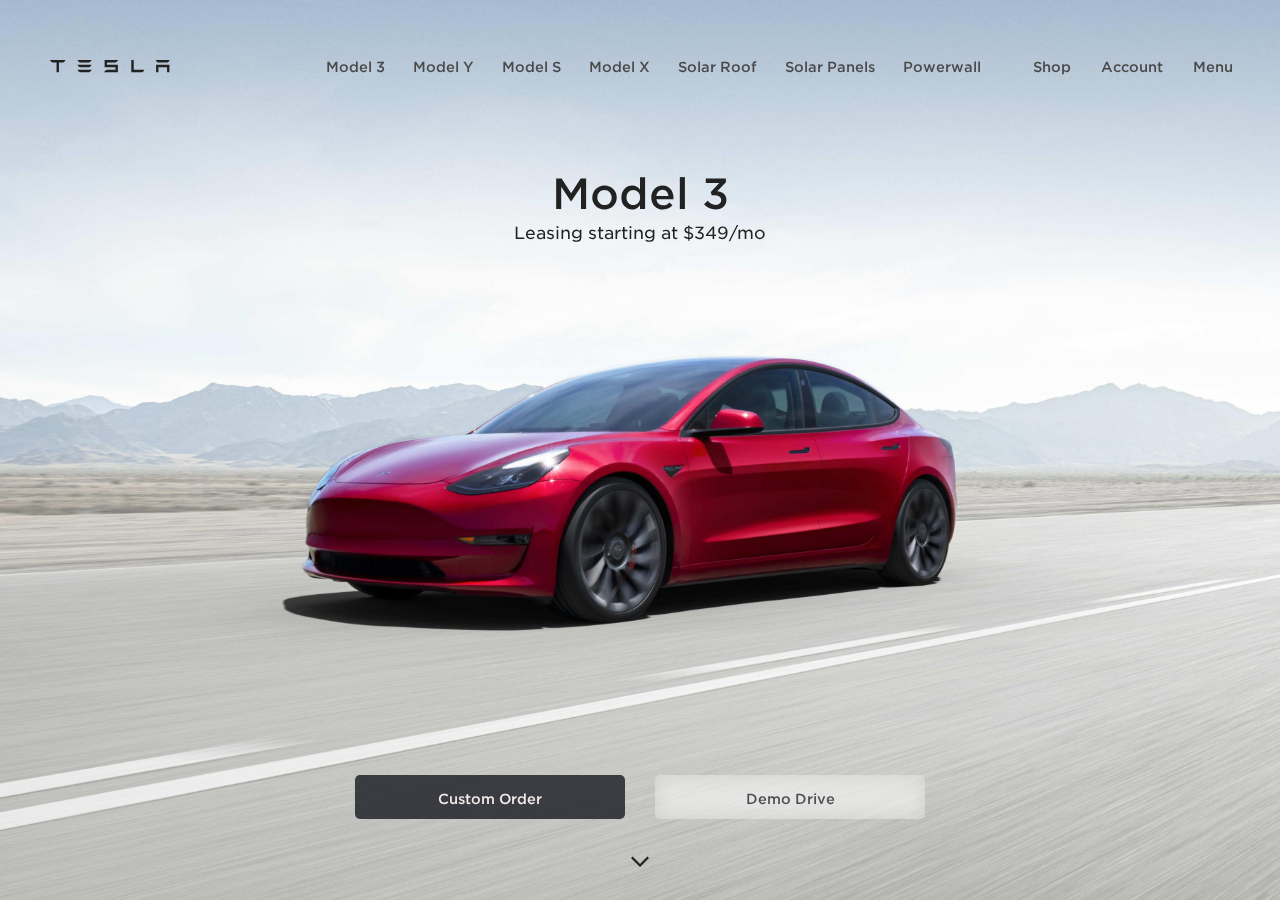
<file: index.html>
<!DOCTYPE html>
<html lang="en">
<head>
    <meta charset="UTF-8">
    <meta http-equiv="X-UA-Compatible" content="IE=edge">
    <meta name="viewport" content="width=device-width, initial-scale=1.0">
    <title>Electric Cars, Solar & Clean Energy | Tesla</title>
    <link rel="shortcut icon" href="favicon.ico" type="image/x-icon">
    <link rel="stylesheet" href="style.css">
    <link rel="stylesheet" href="https://fonts.googleapis.com/css2?family=Material+Symbols+Outlined:opsz,wght,FILL,GRAD@48,400,0,0" />
    <link rel="stylesheet" href="https://fonts.googleapis.com/css2?family=Material+Symbols+Rounded:opsz,wght,FILL,GRAD@48,400,0,0" />
    <!-- Favicon -->
    <meta name="theme-color" content="#000000"/>
    <link rel="apple-touch-icon" sizes="57x57" href="assets/favicons/apple-touch-icon-57x57.png">
    <link rel="apple-touch-icon" sizes="60x60" href="assets/favicons/apple-touch-icon-60x60.png">
    <link rel="apple-touch-icon" sizes="72x72" href="assets/favicons/apple-touch-icon-72x72.png">
    <link rel="apple-touch-icon" sizes="76x76" href="assets/favicons/apple-touch-icon-76x76.png">
    <link rel="apple-touch-icon" sizes="114x114" href="assets/favicons/apple-touch-icon-114x114.png">
    <link rel="apple-touch-icon" sizes="120x120" href="assets/favicons/apple-touch-icon-120x120.png">
    <link rel="apple-touch-icon" sizes="144x144" href="assets/favicons/apple-touch-icon-144x144.png">
    <link rel="apple-touch-icon" sizes="152x152" href="assets/favicons/apple-touch-icon-152x152.png">
    <link rel="icon" type="image/png" sizes="196x196" href="assets/favicons/favicon-196x196.png">
    <link rel="icon" type="image/png" sizes="160x160" href="assets/favicons/favicon-160x160.png">
    <link rel="icon" type="image/png" sizes="96x96" href="assets/favicons/favicon-96x96.png">
    <link rel="icon" type="image/png" sizes="16x16" href="assets/favicons/favicon-16x16.png">
    <link rel="icon" type="image/png" sizes="32x32" href="assets/favicons/favicon-32x32.png">
    <link rel="icon" type="image/x-icon" href="assets/favicons/favicon.ico"> 
    <style>
        .material-symbols-outlined {
          font-variation-settings:
          'FILL' 0,
          'wght' 400,
          'GRAD' 0,
          'opsz' 48
        }
    </style>
</head>
<body>
    <div class="container-outer">
        <div class="container">
            <nav>
                <div class="nav-container">
                    <div class="logo-section">
                        <!-- #171a20 -->
                        <div class="logo-container">
                            <svg class="logo" viewBox="0 0 342 35" xmlns="http://www.w3.org/2000/svg"><path d="M0 .1a9.7 9.7 0 0 0 7 7h11l.5.1v27.6h6.8V7.3L26 7h11a9.8 9.8 0 0 0 7-7H0zm238.6 0h-6.8v34.8H263a9.7 9.7 0 0 0 6-6.8h-30.3V0zm-52.3 6.8c3.6-1 6.6-3.8 7.4-6.9l-38.1.1v20.6h31.1v7.2h-24.4a13.6 13.6 0 0 0-8.7 7h39.9v-21h-31.2v-7h24zm116.2 28h6.7v-14h24.6v14h6.7v-21h-38zM85.3 7h26a9.6 9.6 0 0 0 7.1-7H78.3a9.6 9.6 0 0 0 7 7zm0 13.8h26a9.6 9.6 0 0 0 7.1-7H78.3a9.6 9.6 0 0 0 7 7zm0 14.1h26a9.6 9.6 0 0 0 7.1-7H78.3a9.6 9.6 0 0 0 7 7zM308.5 7h26a9.6 9.6 0 0 0 7-7h-40a9.6 9.6 0 0 0 7 7z" fill="currentColor"></path></svg>
                        </div>
                        
                        <a class="skip-navigation" href="#main-content">
                            <p>Skip to main content</p>
                        </a>
                        
                    </div>
                    <div class="menu">
                        <div class="hover-effect"></div>
                        <div class="model-container">
                            <div class="model-ul-container">
                                <ul class="animateHover model-ul">
                                    <li title="Model S" class="li-model"><a href="#">Model 3</a></li>
                                    <li title="Model 3" class="li-model"><a href="#">Model Y</a></li>
                                    <li title="Model X" class="li-model"><a href="#">Model S</a></li>
                                    <li title="Model Y" class="li-model"><a href="#">Model X</a></li>
                                    <li title="Solar Roof" class="li-model"><a href="#">Solar Roof</a></li>
                                    <li title="Solar Panel" class="li-model"><a href="#">Solar Panels</a></li>
                                    <li title="Powerwall" class="li-model"><a href="#">Powerwall</a></li>
                                </ul>
                            </div>
                        </div>
                        <div class="menu-left">
                            <ul class="animateHover menu-left-ul">
                                <li class="menu-left-li"><a href="#">Shop</a></li>
                                <li class="menu-left-li"><a href="#">Account</a></li>
                                <li class="menu-left-li"><a href="#">Menu</a></li>
                            </ul>
        
                            <div class="hamburger-overlay"></div>
                            <div class="hamburger-container">
                                <div class="hamburger">
                                    <div class="sidebar">
                                        <div class="sidebar-close-container">
                                            <div class="sidebar-close">
                                                <span class="sidebar-icon material-symbols-rounded">close</span>
                                            </div>
                                        </div>
                                        <ul class="sidebar-ul">
                                            <li class="hide sidebar-li"><a href="#">Model 3</a></li>
                                            <li class="hide sidebar-li"><a href="#">Model Y</a></li>
                                            <li class="hide sidebar-li"><a href="#">Model S</a></li>
                                            <li class="hide sidebar-li"><a href="#">Model X</a></li>
                                            <li class="hide sidebar-li"><a href="#">Solar Panels</a></li>
                                            <li class="hide sidebar-li"><a href="#">Solar Roof</a></li>
                                            <li class="hide sidebar-li"><a href="#">Powerwall</a></li>
                                            <li class="sidebar-li"><a href="#">Exsiting Inventory</a></li>
                                            <li class="sidebar-li"><a href="#">Used Inventory</a></li>
                                            <li class="sidebar-li"><a href="#">Trade-In</a></li>
                                            <li class="sidebar-li"><a href="#">Demo Drive</a></li>
                                            <li class="sidebar-li"><a href="#">Insurance</a></li>
                                            <li class="sidebar-li"><a href="#">Cybertruck</a></li>
                                            <li class="sidebar-li"><a href="#">Roadster</a></li>
                                            <li class="sidebar-li"><a href="#">Semi</a></li>
                                            <li class="sidebar-li"><a href="#">Charging</a></li>
                                            <li class="sidebar-li"><a href="#">Commercial Energy</a></li>
                                            <li class="sidebar-li"><a href="#">Utilities</a></li>
                                            <li class="sidebar-li"><a href="#">Find Us</a></li>
                                            <li class="sidebar-li"><a href="#">Support</a></li>
                                            <li class="sidebar-li"><a href="#">Investor Relations</a></li>
                                            <li class="sidebar-li"><a href="#">Shop</a></li>
                                            <li class="sidebar-li"><a href="#">Account</a></li>
                                            <li class="sidebar-li more-symbol">
                                                <a href="#">
                                                    <p>More</p>
                                                    <span class="sidebar-more-symbol material-symbols-rounded">chevron_right</span>
                                                </a>
                                            </li>
                                            <li class="sidebar-li">
                                                <a href="#">
                                                    <div class="globe">
                                                        <span class="material-symbols-rounded">language</span>
                                                    </div>
                                                    <div class="sidebar-nation">
                                                        <p>United States</p>
                                                        <p class="hover">English</p>
                                                    </div>
                                                </a>
                                            </li>
                                        </ul>
                                    </div>
                                </div>
                            </div>
                        </div>
                    </div>
                </div>
            </nav>
    
            <main>
                <div class="main-container">
                    <div class="header-model">
                        <div class="model-name">
                            <h1 class="model-h1 active">Model 3</h1>
                            <h1 class="model-h1">Model Y</h1>
                            <h1 class="model-h1">Model S</h1>
                            <h1 class="model-h1">Model X</h1>
                            <h1 class="model-h1">Solar Panels</h1>
                            <h1 class="model-h1">Solar Roof</h1>
                            <h1 class="model-h1">Accessories</h1>
                        </div>
                        <div class="model-explain">
                            <p class="model-p active">Leasing starting at $349/mo</p>
                            <p class="model-p "></p>
                            <p class="mini-font model-p underline">Schedule a Demo Drive</p>
                            <p class="mini-font model-p underline">Schedule a Demo Drive</p>
                            <p class="mini-font model-p">Lowest Cost Solar Panels in America</p>
                            <p class="mini-font model-p">Produce Clean Energy From Your Roof</p>
                            <p class="model-p "></p>
                        </div>
                    </div>
                    <div class="button-cta">
                        <div class="button-left button-top">
                            <a href="#">
                                <p class="active">Custom Order</p>
                                <p class="">Custom Order</p>
                                <p class="">Custom Order</p>
                                <p class="">Custom Order</p>
                                <p class="">Order Now</p>
                                <p class="">Order Now</p>
                                <p class="">Shop Now</p>
                            </a>
                        </div>
                        <div class="button-right button-top">
                            <a href="#">
                                <p class="active">Demo Drive</p>
                                <p class="">Demo Drive</p>
                                <p class="">View Inventory</p>
                                <p class="">View Inventory</p>
                                <p class="">Learn More</p>
                                <p class="">Learn More</p>
                                <p class="" style="display: none;"></p>
                            </a>
                        </div>
                        <footer>
                            <div class="footer-container">
                                <ul class="footer-ul">
                                    <li class="footer-li">
                                        <a href="#">Tesla &copy; <span></span></a>
                                    </li>
                                    <li class="footer-li">
                                        <a href="#">Privacy & Legal</a>
                                    </li>
                                    <li class="footer-li">
                                        <a href="#">Vechile Recalls</a>
                                    </li>
                                    <li class="footer-li">
                                        <a href="#">Contact</a>
                                    </li>
                                    <li class="footer-li">
                                        <a href="#">Careers</a>
                                    </li>
                                    <li class="footer-li">
                                        <a href="#">News</a>
                                    </li>
                                    <li class="footer-li">
                                        <a href="#">Engage</a>
                                    </li>
                                    <li class="footer-li">
                                        <a href="#">Locations</a>
                                    </li>
                                </ul>
                            </div>
                        </footer>
                        <div class="button-expand">
                            <div class="button-wrapper">
                                <span class="button-symbol material-symbols-outlined">expand_more</span>
                            </div>
                        </div>
                    </div>
                </div>

            </main>
            
        </div>
        <div class="image image-container">
            <div class="images image-1">
                <img class="active-1" src="assets/image/Model 3.jpg" alt="Tesla Car Model 3">
                <img class="active-2" src="assets/image/Mini/Model 3.jpg" alt="Tesla Car Model 3">
                
            </div>
    
            <div class="images image-2">
                <img class="active-1" src="assets/image/Model Y.jpg" alt="Tesla Car Model Y">
                <img class="active-2" src="assets/image/Mini/Model Y.jpg" alt="Tesla Car Model Y">
                
            </div>
    
            <div class="images image-3">
                <img class="active-1" src="assets/image/Model s.jpg" alt="Tesla Car Model S">
                <img class="active-2" src="assets/image/Mini/Model s.jpg" alt="Tesla Car Model S">
                
            </div>
    
            <div class="images image-4">
                <img class="active-1" src="assets/image/Model X.jpg" alt="Tesla Car Model X">
                <img class="active-2" src="assets/image/Mini/Model X.jpg" alt="Tesla Car Model X">
                
            </div>
    
            <div class="images image-5">
                <img class="active-1" src="assets/image/Solar_Panel_D.jpg" alt="Solar Panels">
                <img class="active-2" src="assets/image/Mini/Solar_Panel_D.jpg" alt="Solar Panels">
                
            </div>
    
            <div class="images image-6">
                <img class="active-1" src="assets/image/Homepage-SolarRoof-Desktop-Global.jpg" alt="Solar Roof">
                <img class="active-2" src="assets/image/Mini/Homepage-SolarRoof-Desktop-Global.jpg" alt="Solar Roof">
                
            </div>
    
            <div class="images image-7">
                <img class="active-1" src="assets/image/accessories.jpg" alt="Accessories">
                <img class="active-2" src="assets/image/Mini/accessories.jpg" alt="Accessories">
                
            </div>

        </div>
        
    </div>

    <script src="script.js" ></script>
</body>
</html>
</file>
<file: style.css>
/* Setup */
*{
    padding: 0;
    margin: 0;
    box-sizing: border-box;
    list-style: none;
    text-decoration: none;
    color: #222222;
    font-family: "Gotham SSm";
    /* overflow: scroll; */
    font-weight: 400;
}
@keyframes bounce-animation{
    0%, 10%, 40%, 50%, 80%, 90%, 100%{
        transform: translateY(0);
    }
    20%{
        transform: translateY(5px);
    }
    60%{
        transform: translateY(4px);
    }
}

/* All Fonts -- End*/
@font-face {
    font-display: swap;
    font-family: "Gotham SSm";
    font-style: normal;
    font-weight: 700;
    src: url(font/GothamSSm-Bold_Web.woff2);
}

@font-face {
    font-display: swap;
    font-family: Gotham SSm;
    font-style: normal;
    font-weight: 500;
    src: url(font/GothamSSm-Medium_Web.woff2) format("woff2")
}

@font-face {
    font-display: swap;
    font-family: Gotham SSm;
    font-style: normal;
    font-weight: 400;
    src: url(font/GothamSSm-Book_Web.woff2) format("woff2")
}

@font-face {
    font-display: swap;
    font-family: Gotham SSm;
    font-style: normal;
    font-weight: 300;
    src: url(font/GothamSSm-Light_Web.woff2) format("woff2")
}

@font-face {
    font-display: swap;
    font-family: Gotham SSm;
    font-style: normal;
    font-weight: 200;
    src: url(font/GothamSSm-XLight_Web.woff2) format("woff2")
}

/* All Fonts -- End */


/* Global Style Section -- Start */

li a {
    font-size: 14px;
}

a{
    display: block;
}

body, html {
    overflow-x: hidden;
    z-index: -4;
    position: relative;
}

/* Global Style Section -- End */

.container-outer {
    overflow: scroll;
    width: 100vw;
    height: 100vh;
    position: relative;
    scroll-snap-type: y mandatory;
    overflow-x: hidden;
    scroll-behavior: smooth;
    z-index: -3;
}

.container{
    position: absolute;
    top: 0;
    width: 100vw;
    height: 4599px;
    z-index: -1;
}

/* Navbar Section -- Start */
nav .nav-container {
    display: flex;
    justify-content: space-between;
    padding: 50px 32px 25px 50px;
    height: auto;
}

nav {
    width: 100%;
    position: fixed;
}

nav svg.logo {
    width: 120px;
    display: block;
    padding: 8px 0;
}


nav .logo-section {
    display: flex;
    position: relative;
    justify-content: center;
}
nav .logo-container {
    display: flex;
    align-items: center;
}

nav .menu {
    display: grid;
    width: 100%;
    grid-template-columns: 1.6fr .4fr;
}

nav ul.model-ul {
    display: flex;
}

nav .model-ul-container{
    display: flex;
    text-align: center;
    width: 100%;
    justify-content: center;
    margin-left: 7%;
}

nav li.li-model a {
    padding: 8px 14px;
    display: block;
}


nav li.li-model a, .menu-left-li a {
    font-weight: 500;
    color: #484848;
}

nav .hover-effect {
    position: absolute;
    width: 40px;
    height: 20px;
    z-index: -9;
    background: rgba(0,0,0,.05);
    backdrop-filter: blur(16px);
    border-radius: 5px;
    left: 411px;
    visibility: visible;
    display: flex;
    z-index: -1;
    transition: left .5s cubic-bezier(0.75,0,0,1) .5s, opacity .5s 0s, width .5s, height .5s;
    opacity: 0;
}
nav .hover-effect.hover-transition{
    transition: left .5s cubic-bezier(0.75,0,0,1), opacity .5s .5s, width .5s, height .5s;
}

nav .model-container {
    width: 100%;
}

.skip-navigation {
    position: absolute;
    bottom: -50px;
    padding: 7px;
    border-radius: 25px;
    outline: 2px solid #544f4f;
    transform: translateX(-200%);
    overflow: hidden;
}

.skip-navigation p {
    font-size: 11px;
    text-align: center;
    line-height: 12px;
}

a.skip-navigation:focus, .skip-navigation:focus-visible {
    transform: translateX(0);
}
/* Navbar Section -- End */


/* Hamburger And Sidebar Menu Section -- Start */

.menu-left {
    width: 100%;
}

.menu-left .menu-left-li a {
    padding: 8px 15px;
}

.menu-left ul.menu-left-ul {
    display: flex;
    justify-content: space-around;
}



.menu-left .hamburger {
    position: absolute;
    width: 100%;
    z-index: 5;
    padding-bottom: 50px;
}

.menu-left .hamburger-container.open-sidebar{
    right: 0;
}

.menu-left .hamburger-container * {
    color: #393c41;
    font-weight: 500;
}

.menu-left .sidebar {
    margin: 0px 20px 50px 30px;
}

.menu-left .sidebar.hide{
    display: none;
}

.menu-left li.sidebar-li {
    margin-bottom: 15px;
}

.menu-left .sidebar-li a {
    padding: 8px 10px;
}
/* Hamburger And Sidebar Menu Section -- End */


/* Main Section -- Start */
main {
    padding: 0px 32px 20px;
    display: flex;
    width: 100%;
    height: calc(100vh - 16vh);
    align-items: center;
    position: sticky;
    top:16vh;
    z-index: -1;
    transition: opacity .1s;
    flex-direction: column;
    justify-content: flex-end;
}

main .model-name h1 {
    font-size: 42px;
    font-weight: 500;
    padding-bottom: 5px;
}
main .model-name h1, 
main .model-explain p,
main .button-left p,
main .button-right p {
    display: none;
}

main .main-container *.active{
    display: inline-block;
}

main .model-explain p {
    font-size: 17px;
}

main .model-explain .mini-font{
    font-size: 15px;
    padding-bottom: 1px;
}

main .model-explain .underline{border-bottom: 1px solid black;}

main .main-container {
    display: flex;
    flex-direction: column;
    justify-content: space-between;
    margin: 25px 0 0;
    text-align: center;
    height: 100%;
}


/* Main Class Effect -- Start */

main.display-gap .button-right {
    display: none;
}

/* main.display-gap  */
/* Main Class Effect -- End */

.container.fixing-button-position .button-left{
    grid-column: 1 / 2;
}

/* Button Effect -- Start */
.button-cta.chevron-del .button-expand .button-symbol{
    display: none;
}
/* Button Effect -- End */

/* Button Section -- Start */

.button-cta {
    display: grid;
    row-gap: 25px;
    width: 600px;
}

.button-top a {
    padding: 12px 0;
    border-radius: 5px;
    width: 270px;
}
.button-expand {
    grid-column: 1/3;
    grid-row: 2/3;
    display: block;
}

.container.show-footer .button-expand {
    display: none;
}

.button-wrapper {
    display: flex;
    justify-content: center;
    align-items: center;
    height: 36px;
}

span.button-symbol {
    font-size: 36px;
    cursor: pointer;
    user-select: none;
    animation: bounce-animation 1.5s infinite cubic-bezier(.85,.05,.28,.78);
    /* animation-play-state: paused; */
}

.button-top {
    justify-self: center;
}

.button-right {
    display: block;
}

.button-left a {
    background: rgba(23, 25, 32, .8);
}

.button-left a p {
    color: #f5ebeb;
}

.button-top p {
    font-weight: 500;
    font-size: 14px;
}

div.button-right a {
    background: rgba(244,244,244,.65);
    box-shadow: 0 0 20px 0px rgb(0 0 0 / 10%) inset;
}

.button-right p {
    color: rgb(77 78 80);
}

/* Button Main Section -- End */

/* Main Section -- End */


/* Footer Section -- Start */
footer {
    display: none;
    width: 100%;
    height: 100%;
    padding: 0 32px 0;
}

ul.footer-ul {
    display: flex;
    row-gap: 5px;
    column-gap: 15px;
    justify-content: center;
    flex-flow: wrap;
}

.footer-ul li a {
    font-size: 12px;
    color: #5f5757;
}

.container.show-footer footer{
    display: flex;
    grid-row: 2/ 4;
    grid-column: 1 / 2;
}
/* Footer Section -- End */



/* Image Section -- Start*/

.image .images, .images img{
    width: 100vw;
    height: 100vh;
}
.image .images img {
    object-fit: cover;
}

.image .images{
    scroll-snap-align: start;
    overflow: hidden;
}

.active-1{
    display: block;
}

.active-2{
    display: none;
}

/* Image Section -- End*/






.image.image-container {
    z-index: -5;
    position: relative;
}

li.hide.sidebar-li {
    display: none;
}

.menu-left .sidebar-close {
    display: flex;
    justify-content: flex-end;
    padding: 20px 0;
}

.menu-left span.sidebar-icon {
    padding: 8px;
    font-size: 25px;
    cursor: pointer;
    user-select: none;
    background: white;
    transition: all .3s;
    border-radius: 5px;
}

.menu-left span.sidebar-icon:hover {
    background: rgba(0,0,0,.05);
}

.menu-left .sidebar-li a {
    background: white;
    border-radius: 4px;
    transition: all ease .4s;
}

.menu-left .sidebar-li a:hover {
    background: rgba(0,0,0,.05);
}

.menu-left .sidebar-li:last-child a {
    display: flex;
    gap: 7px;
}

.menu-left .sidebar-close-container {
    position: sticky;
    background: white;
    top: 0;
}

.menu-left li.sidebar-li.more-symbol a {
    display: flex;
    align-items: center;
    position: relative;
}

.menu-left span.sidebar-more-symbol {
    position: absolute;
    right: 0;
    font-size: 29px;
}

.menu-left .sidebar-nation .hover {
    font-weight: 400;
    font-size: 13px;
    margin-top: 5px;
    padding-bottom: 2px;
    transition: all .3s;
    display: inline-block;
}

.menu-left .sidebar-nation .hover:hover::after {
    transform: scaleX(1);
    transform-origin: bottom left;
}

.sidebar-nation .hover::after{
    display: block;
    content: "";
    position: relative;
    height: 2px;
    width: 100%;
    transform: scaleX(0);
    transform-origin: bottom right;
    bottom: -2px;
    background: #242424;
    border-radius: 2px;
    transition: transform .6s ease-in-out;
}

.menu-left .sidebar-li .globe {
    display: flex;
    align-items: center;
}

.hamburger-container {
    top: 0;
    position: absolute;
    right: 0;
    width: 315px;
    opacity: 0;
    transition: all .4s;
    height: 100vh;
    transform: translateX(100%);
    overflow-y: scroll;
    background: white;
    box-shadow: 0 0 25px rgb(0 0 0 / 20%);
    overflow-x: visible;
}

.hamburger-container.open-sidebar {
    transform: translateX(0px);
    opacity: 1;
}

.hamburger-overlay {
    width: 0;
    height: 0;
    position: absolute;
    top: 0;
    background-color: rgba(0,0,0,.3);
    left: 0;
    opacity: 0;
    transition: background-color .5s, opacity .5s, backdrop-filter .5s, width 0s .5s, height 0s .5s;
    backdrop-filter: blur(0px);
}

.hamburger-overlay.open-sidebar {
    width: 100vw;
    height: 100vh;
    opacity: 1;
    transition: background-color .4s .05s, opacity .4s .05s, backdrop-filter .4s .05s, width 0s, height 0s;
    backdrop-filter: blur(5px);
}


/* Media Queries */
@media only screen and (max-width:1160px) {
    nav .model-ul-container{
        display: none;
    }

    li.menu-left-li:not(.menu-left-li:last-child) {
        display: none;
    }

    .menu-left-li:last-child{
        background: rgba(0,0,0,.05);
        /* backdrop-filter: blur(16px); */
        border-radius: 5px;
    }
    
    .menu-left ul.menu-left-ul {
        justify-content: flex-end;
    }

    nav .hover-effect{
        display: none;
    }

    li.hide.sidebar-li{
        display: block;
    }
    
}

@media only screen and (max-width:600px){
    
   nav .nav-container{
        padding: 50px 32px 25px;   
   }
    
    .button-cta{
        grid-template-rows: 1fr 1fr 1fr;
        gap: 10px;
        width: 100%;
    }

    .button-left,
    .button-right,
    .button-expand{
        grid-column: 1/3;
        width: 100%;
    }

    .button-top a{
        width: inherit;
    }
    
    .button-expand{
        grid-row: 3/4;
    }

    main .main-container{
        width: 100%;
        margin: 0;
    }

    main .model-explain .mini-font{
        font-size: 14px;
    }

    .active-1{
        display: none;
    }

    .active-2{
        display: block;
    }

    footer{
        height: auto;
        align-items: center;
    }
}
</file>
